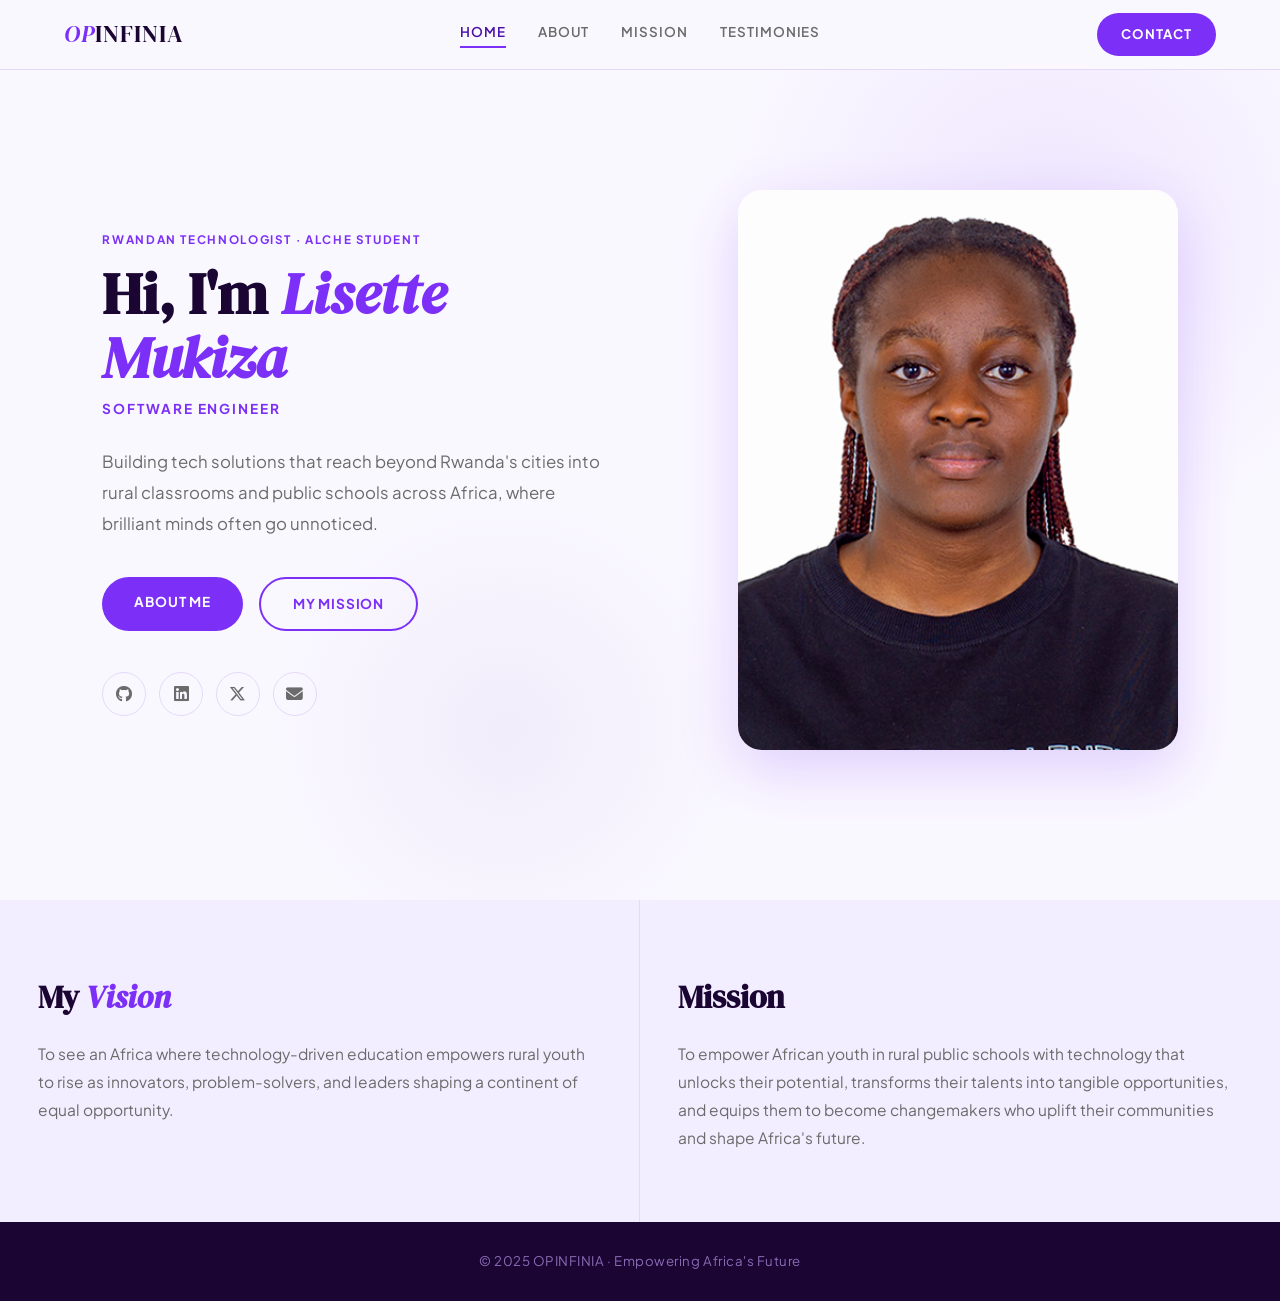
<file: index.html>
<!DOCTYPE html>
<html lang="en">
<head>
  <meta charset="UTF-8">
  <meta name="viewport" content="width=device-width, initial-scale=1.0">
  <meta name="description" content="Lisette Mukiza Rwandan technologist building digital solutions for Africa's rural schools.">
  <link rel="stylesheet" href="styles/style.css">
  <link rel="stylesheet" href="https://cdnjs.cloudflare.com/ajax/libs/font-awesome/6.5.0/css/all.min.css">
  <title>OPINFINIA-Empowering Africa's Future</title>
</head>
<body>

  <!-- ══ HEADER ══ -->
  <header id="header">
    <a href="index.html" class="logo"><span class="text">OP</span>INFINIA</a>
    <nav class="navigation" id="nav">
      <a href="index.html" class="active">Home</a>
      <a href="About.html">About</a>
      <a href="mission.html">Mission</a>
      <a href="testimonies.html">Testimonies</a>
    </nav>
    <a href="contact.html" class="btn-test">Contact</a>
    <button class="hamburger" id="hamburger" aria-label="Toggle menu">
      <span></span><span></span><span></span>
    </button>
  </header>

  <!-- ══ HERO ══ -->
  <div class="home-outer">
  <section class="home">
    <div class="content fade-in">
      <span class="section-label">Rwandan Technologist · ALCHE Student</span>
      <h2>Hi, I'm <span>Lisette<br>Mukiza</span></h2>
      <h4>Software Engineer</h4>
      <p>Building tech solutions that reach beyond Rwanda's cities into rural classrooms and public schools across Africa, where brilliant minds often go unnoticed.</p>

      <div class="btn-group">
        <a href="About.html">About me</a>
        <a href="mission.html">My Mission</a>
      </div>

      <div class="social-icons">
        <a href="https://github.com/lisette-lachiever" target="_blank" aria-label="GitHub"><i class="fa-brands fa-github"></i></a>
        <a href="https://www.linkedin.com/in/lisette-mukiza/" target="_blank" aria-label="LinkedIn"><i class="fa-brands fa-linkedin"></i></a>
        <a href="https://x.com/Li0898844116" target="_blank" aria-label="X / Twitter"><i class="fa-brands fa-x-twitter"></i></a>
        <a href="mailto:mukizalisette@gmail.com" aria-label="Email"><i class="fa-solid fa-envelope"></i></a>
      </div>
    </div>

    <div class="image fade-in" style="animation-delay:0.2s">
      <img src="assests/lisette.jpg" alt="Lisette Mukiza">
    </div>
  </section>
  </div>

  <!-- ══ VISION & MISSION ══ -->
  <section class="mission-vision">
    <div class="box reveal">
      <h2>My <span class="text">Vision</span></h2>
      <p>To see an Africa where technology-driven education empowers rural youth to rise as innovators, problem-solvers, and leaders shaping a continent of equal opportunity.</p>
    </div>
    <div class="box reveal">
      <h2>Mission</h2>
      <p>To empower African youth in rural public schools with technology that unlocks their potential, transforms their talents into tangible opportunities, and equips them to become changemakers who uplift their communities and shape Africa's future.</p>
    </div>
  </section>

  <!-- ══ FOOTER ══ -->
  <footer>
    <p>© 2025 OPINFINIA · <span class="gold">Empowering Africa's Future</span></p>
  </footer>

  <script>
    // Header scroll effect
    const header = document.getElementById('header');
    window.addEventListener('scroll', () => {
      header.classList.toggle('scrolled', window.scrollY > 20);
    });

    // Hamburger menu
    const hamburger = document.getElementById('hamburger');
    const nav = document.getElementById('nav');
    hamburger.addEventListener('click', () => {
      hamburger.classList.toggle('open');
      nav.classList.toggle('open');
    });

    // Reveal on scroll
    const reveals = document.querySelectorAll('.reveal');
    const observer = new IntersectionObserver((entries) => {
      entries.forEach(e => { if (e.isIntersecting) { e.target.classList.add('visible'); } });
    }, { threshold: 0.15 });
    reveals.forEach(el => observer.observe(el));
  </script>

</body>
</html>
</file>
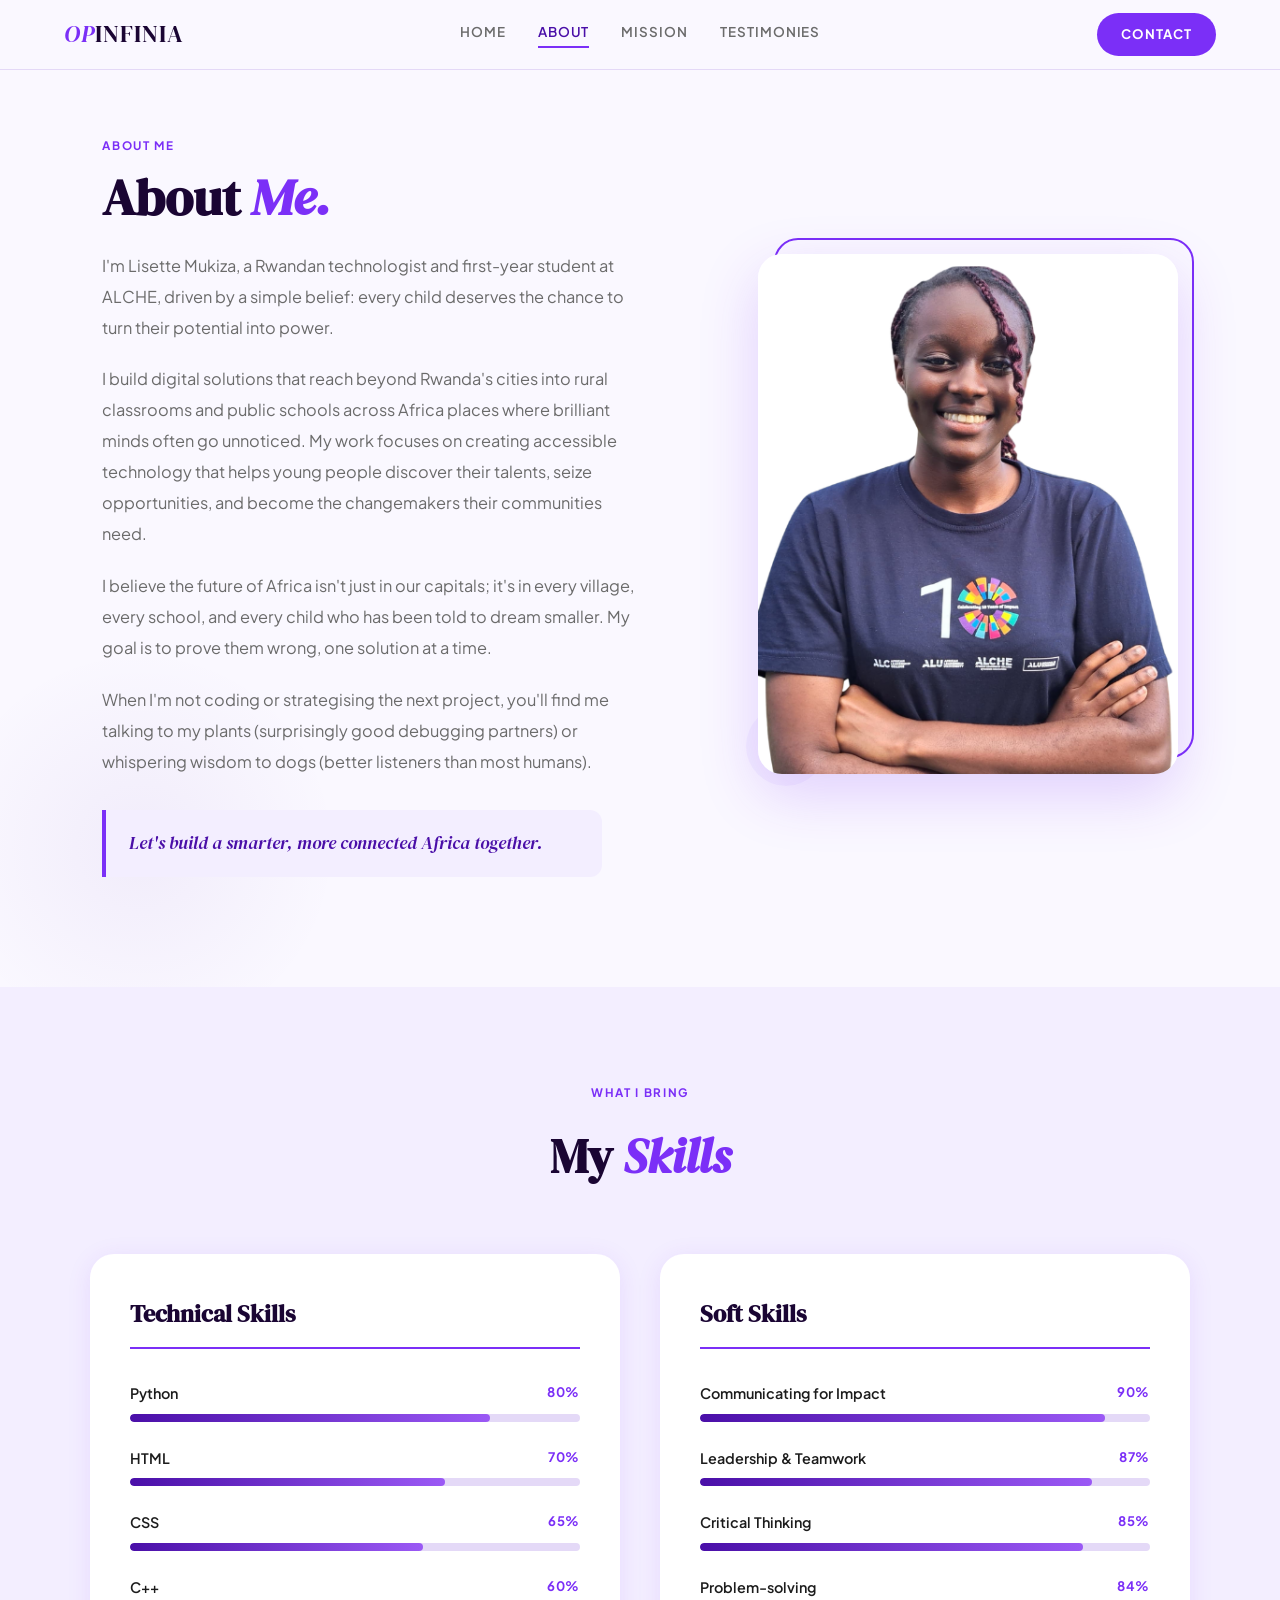
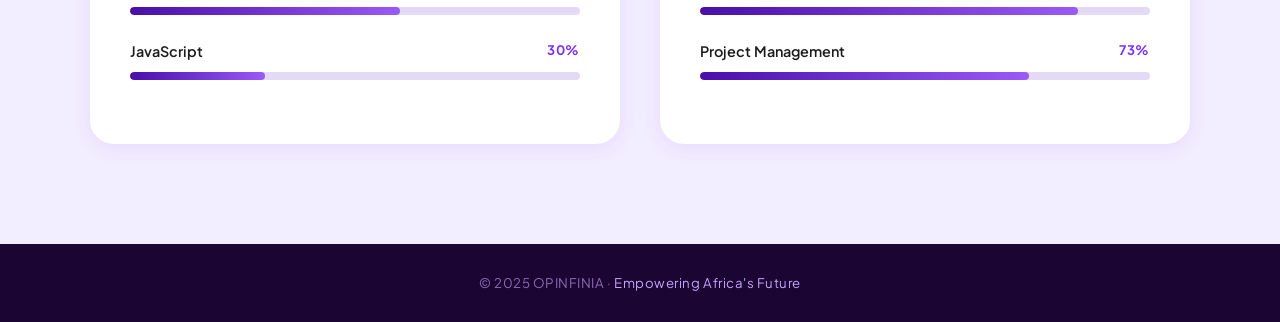
<file: About.html>
<!DOCTYPE html>
<html lang="en">
<head>
  <meta charset="UTF-8">
  <meta name="viewport" content="width=device-width, initial-scale=1.0">
  <link rel="stylesheet" href="styles/style.css">
  <link rel="stylesheet" href="styles/about.css">
  <link rel="stylesheet" href="https://cdnjs.cloudflare.com/ajax/libs/font-awesome/6.5.0/css/all.min.css">
  <title>About-OPINFINIA</title>
</head>
<body>

  <header id="header">
    <a href="index.html" class="logo"><span class="text">OP</span>INFINIA</a>
    <nav class="navigation" id="nav">
      <a href="index.html">Home</a>
      <a href="About.html" class="active">About</a>
      <a href="mission.html">Mission</a>
      <a href="testimonies.html">Testimonies</a>
    </nav>
    <a href="contact.html" class="btn-test">Contact</a>
    <button class="hamburger" id="hamburger" aria-label="Toggle menu">
      <span></span><span></span><span></span>
    </button>
  </header>

  <!-- Bio + Image -->
  <div class="about-hero-outer">
  <section class="about-hero">
    <div class="about-content fade-in">
      <span class="section-label">About Me</span>
      <h2>About <span>Me.</span></h2>
      <p>I'm Lisette Mukiza, a Rwandan technologist and first-year student at ALCHE, driven by a simple belief: every child deserves the chance to turn their potential into power.</p>
      <p>I build digital solutions that reach beyond Rwanda's cities into rural classrooms and public schools across Africa places where brilliant minds often go unnoticed. My work focuses on creating accessible technology that helps young people discover their talents, seize opportunities, and become the changemakers their communities need.</p>
      <p>I believe the future of Africa isn't just in our capitals; it's in every village, every school, and every child who has been told to dream smaller. My goal is to prove them wrong, one solution at a time.</p>
      <p>When I'm not coding or strategising the next project, you'll find me talking to my plants (surprisingly good debugging partners) or whispering wisdom to dogs (better listeners than most humans).</p>
      <p class="tagline">Let's build a smarter, more connected Africa together.</p>
    </div>

    <div class="image-about fade-in" style="animation-delay:0.2s">
      <img src="assests/Lisette3.png" alt="Lisette Mukiza">
    </div>
  </section>
  </div>

  <!-- Skills -->
  <section class="skills-section-wrapper">
    <div class="section-header reveal">
      <span class="section-label">What I Bring</span>
      <h1>My <span>Skills</span></h1>
    </div>

    <div class="skills-grid">
      <div class="skills-section reveal">
        <h2>Technical Skills</h2>

        <div class="skill-item">
          <div class="skill-header"><span class="skill-name">Python</span><span class="skill-percentage">80%</span></div>
          <div class="skill-bar-container"><div class="skill-bar" data-width="80"></div></div>
        </div>
        <div class="skill-item">
          <div class="skill-header"><span class="skill-name">HTML</span><span class="skill-percentage">70%</span></div>
          <div class="skill-bar-container"><div class="skill-bar" data-width="70"></div></div>
        </div>
        <div class="skill-item">
          <div class="skill-header"><span class="skill-name">CSS</span><span class="skill-percentage">65%</span></div>
          <div class="skill-bar-container"><div class="skill-bar" data-width="65"></div></div>
        </div>
        <div class="skill-item">
          <div class="skill-header"><span class="skill-name">C++</span><span class="skill-percentage">60%</span></div>
          <div class="skill-bar-container"><div class="skill-bar" data-width="60"></div></div>
        </div>
        <div class="skill-item">
          <div class="skill-header"><span class="skill-name">JavaScript</span><span class="skill-percentage">30%</span></div>
          <div class="skill-bar-container"><div class="skill-bar" data-width="30"></div></div>
        </div>
      </div>

      <div class="skills-section reveal" style="transition-delay:0.15s">
        <h2>Soft Skills</h2>

        <div class="skill-item">
          <div class="skill-header"><span class="skill-name">Communicating for Impact</span><span class="skill-percentage">90%</span></div>
          <div class="skill-bar-container"><div class="skill-bar" data-width="90"></div></div>
        </div>
        <div class="skill-item">
          <div class="skill-header"><span class="skill-name">Leadership &amp; Teamwork</span><span class="skill-percentage">87%</span></div>
          <div class="skill-bar-container"><div class="skill-bar" data-width="87"></div></div>
        </div>
        <div class="skill-item">
          <div class="skill-header"><span class="skill-name">Critical Thinking</span><span class="skill-percentage">85%</span></div>
          <div class="skill-bar-container"><div class="skill-bar" data-width="85"></div></div>
        </div>
        <div class="skill-item">
          <div class="skill-header"><span class="skill-name">Problem-solving</span><span class="skill-percentage">84%</span></div>
          <div class="skill-bar-container"><div class="skill-bar" data-width="84"></div></div>
        </div>
        <div class="skill-item">
          <div class="skill-header"><span class="skill-name">Project Management</span><span class="skill-percentage">73%</span></div>
          <div class="skill-bar-container"><div class="skill-bar" data-width="73"></div></div>
        </div>
      </div>
    </div>
  </section>

  <footer>
    <p>© 2025 OPINFINIA · <span class="accent">Empowering Africa's Future</span></p>
  </footer>

  <script>
    const header = document.getElementById('header');
    window.addEventListener('scroll', () => header.classList.toggle('scrolled', window.scrollY > 20));

    const hamburger = document.getElementById('hamburger');
    const nav = document.getElementById('nav');
    hamburger.addEventListener('click', () => {
      hamburger.classList.toggle('open');
      nav.classList.toggle('open');
    });

    const reveals = document.querySelectorAll('.reveal');
    const observer = new IntersectionObserver((entries) => {
      entries.forEach(e => {
        if (e.isIntersecting) {
          e.target.classList.add('visible');
          e.target.querySelectorAll('.skill-bar').forEach(bar => {
            bar.style.width = bar.dataset.width + '%';
          });
        }
      });
    }, { threshold: 0.15 });
    reveals.forEach(el => observer.observe(el));
  </script>

</body>
</html>
</file>
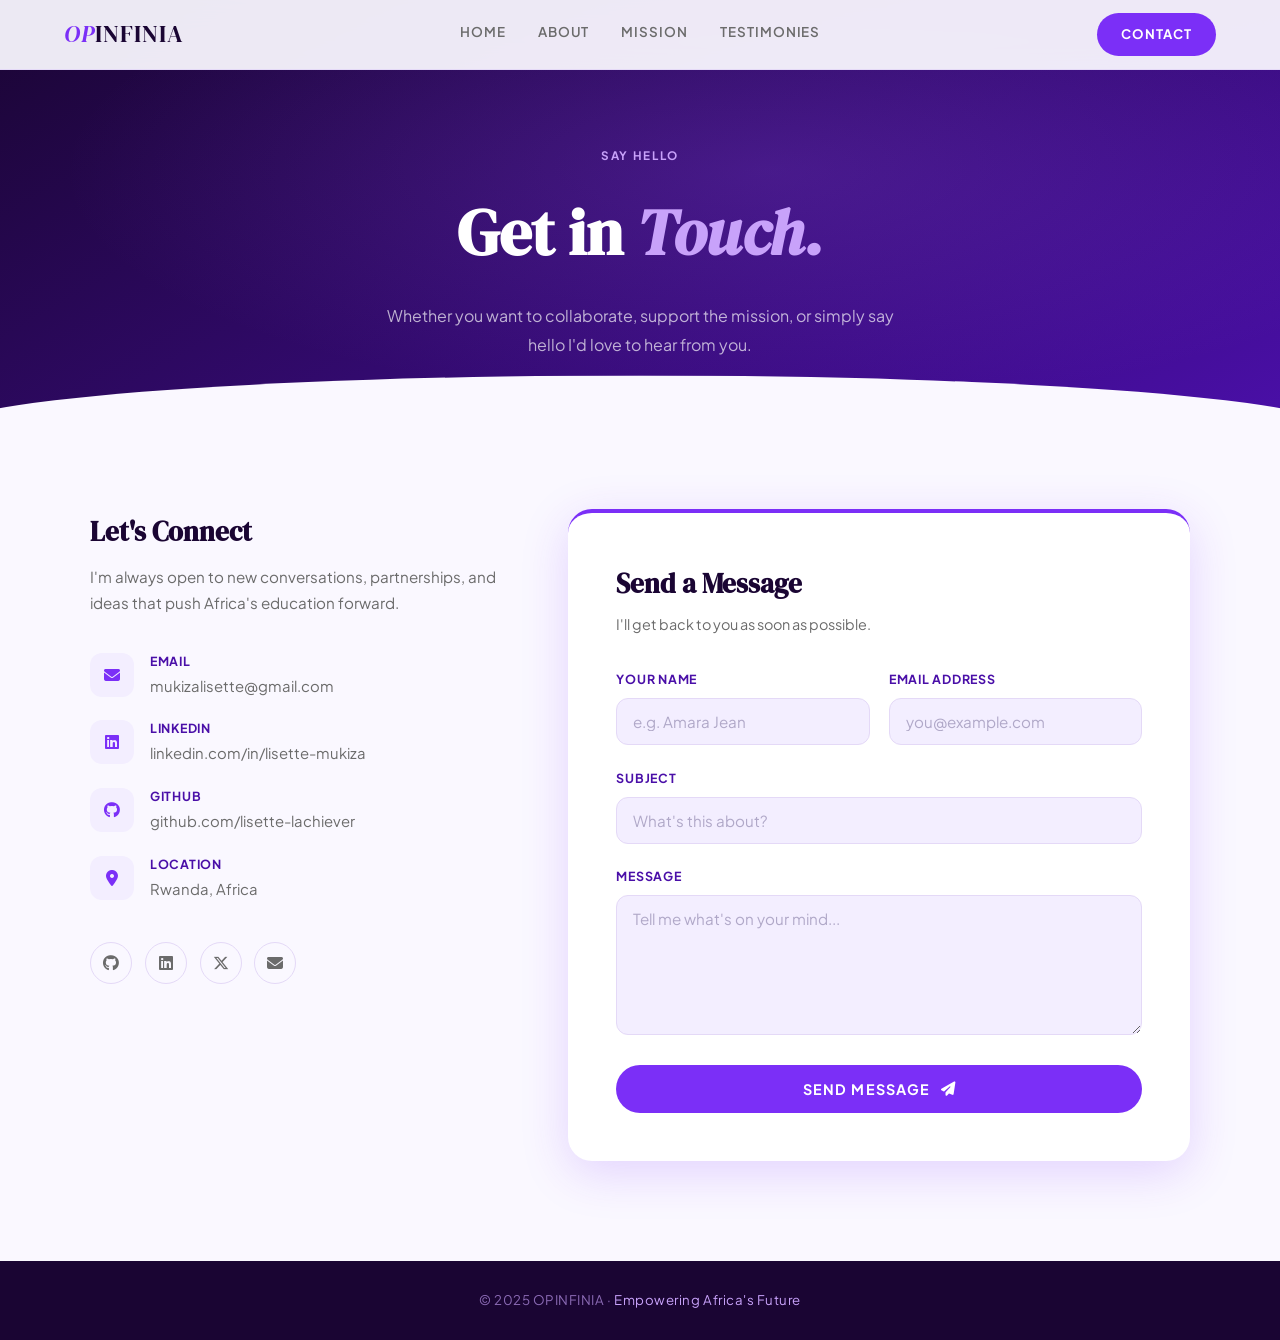
<file: contact.html>
<!DOCTYPE html>
<html lang="en">
<head>
  <meta charset="UTF-8">
  <meta name="viewport" content="width=device-width, initial-scale=1.0">
  <meta name="description" content="Get in touch with Lisette Mukiza OPINFINIA.">
  <link rel="stylesheet" href="styles/style.css">
  <link rel="stylesheet" href="styles/contact.css">
  <link rel="stylesheet" href="https://cdnjs.cloudflare.com/ajax/libs/font-awesome/6.5.0/css/all.min.css">
  <title>Contact-OPINFINIA</title>
</head>
<body>

  <!-- HEADER -->
  <header id="header">
    <a href="index.html" class="logo"><span class="text">OP</span>INFINIA</a>
    <nav class="navigation" id="nav">
      <a href="index.html">Home</a>
      <a href="About.html">About</a>
      <a href="mission.html">Mission</a>
      <a href="testimonies.html">Testimonies</a>
    </nav>
    <a href="contact.html" class="btn-test">Contact</a>
    <button class="hamburger" id="hamburger" aria-label="Toggle menu">
      <span></span><span></span><span></span>
    </button>
  </header>

  <!-- HERO BANNER -->
  <section class="contact-hero">
    <span class="section-label fade-in">Say Hello</span>
    <h1 class="fade-in">Get in <span>Touch.</span></h1>
    <p class="fade-in">Whether you want to collaborate, support the mission, or simply say hello I'd love to hear from you.</p>
  </section>

  <!-- CONTACT BODY -->
  <section class="contact-body">
    <div class="contact-grid">

      <!-- Left: info -->
      <div class="contact-info reveal">
        <h2>Let's Connect</h2>
        <p class="info-sub">I'm always open to new conversations, partnerships, and ideas that push Africa's education forward.</p>

        <div class="contact-details">
          <div class="contact-detail-item">
            <div class="icon"><i class="fa-solid fa-envelope"></i></div>
            <div>
              <strong>Email</strong>
              <span>mukizalisette@gmail.com</span>
            </div>
          </div>
          <div class="contact-detail-item">
            <div class="icon"><i class="fa-brands fa-linkedin"></i></div>
            <div>
              <strong>LinkedIn</strong>
              <span>linkedin.com/in/lisette-mukiza</span>
            </div>
          </div>
          <div class="contact-detail-item">
            <div class="icon"><i class="fa-brands fa-github"></i></div>
            <div>
              <strong>GitHub</strong>
              <span>github.com/lisette-lachiever</span>
            </div>
          </div>
          <div class="contact-detail-item">
            <div class="icon"><i class="fa-solid fa-location-dot"></i></div>
            <div>
              <strong>Location</strong>
              <span>Rwanda, Africa</span>
            </div>
          </div>
        </div>

        <div class="contact-socials">
          <a href="https://github.com/lisette-lachiever" target="_blank" aria-label="GitHub"><i class="fa-brands fa-github"></i></a>
          <a href="https://www.linkedin.com/in/lisette-mukiza/" target="_blank" aria-label="LinkedIn"><i class="fa-brands fa-linkedin"></i></a>
          <a href="https://x.com/Li0898844116" target="_blank" aria-label="X / Twitter"><i class="fa-brands fa-x-twitter"></i></a>
          <a href="mailto:mukizalisette@gmail.com" aria-label="Email"><i class="fa-solid fa-envelope"></i></a>
        </div>
      </div>

      <!-- Right: form -->
      <div class="contact-form-wrap reveal" style="transition-delay:0.15s">
        <h2>Send a Message</h2>
        <p class="form-sub">I'll get back to you as soon as possible.</p>

        <form action="https://api.web3forms.com/submit" method="POST">
          <input type="hidden" name="access_key" value="0f71bebe-8876-4630-a1c9-2e045914669f">

          <div class="form-row">
            <div class="form-group">
              <label for="name">Your Name</label>
              <input type="text" id="name" name="name" placeholder="e.g. Amara Jean" class="contact-inputs" required>
            </div>
            <div class="form-group">
              <label for="email">Email Address</label>
              <input type="email" id="email" name="email" placeholder="you@example.com" class="contact-inputs" required>
            </div>
          </div>

          <div class="form-group">
            <label for="subject">Subject</label>
            <input type="text" id="subject" name="subject" placeholder="What's this about?" class="contact-inputs">
          </div>

          <div class="form-group">
            <label for="message">Message</label>
            <textarea id="message" name="message" placeholder="Tell me what's on your mind..." class="contact-inputs" required></textarea>
          </div>

          <button type="submit" class="submit-btn">
            Send Message <i class="fa-solid fa-paper-plane"></i>
          </button>
        </form>
      </div>

    </div>
  </section>

  <!-- FOOTER -->
  <footer>
    <p>© 2025 OPINFINIA · <span class="accent">Empowering Africa's Future</span></p>
  </footer>

  <script>
    const header = document.getElementById('header');
    window.addEventListener('scroll', () => header.classList.toggle('scrolled', window.scrollY > 20));

    const hamburger = document.getElementById('hamburger');
    const nav = document.getElementById('nav');
    hamburger.addEventListener('click', () => {
      hamburger.classList.toggle('open');
      nav.classList.toggle('open');
    });

    const reveals = document.querySelectorAll('.reveal');
    const observer = new IntersectionObserver((entries) => {
      entries.forEach(e => { if (e.isIntersecting) e.target.classList.add('visible'); });
    }, { threshold: 0.12 });
    reveals.forEach(el => observer.observe(el));
  </script>

</body>
</html>
</file>
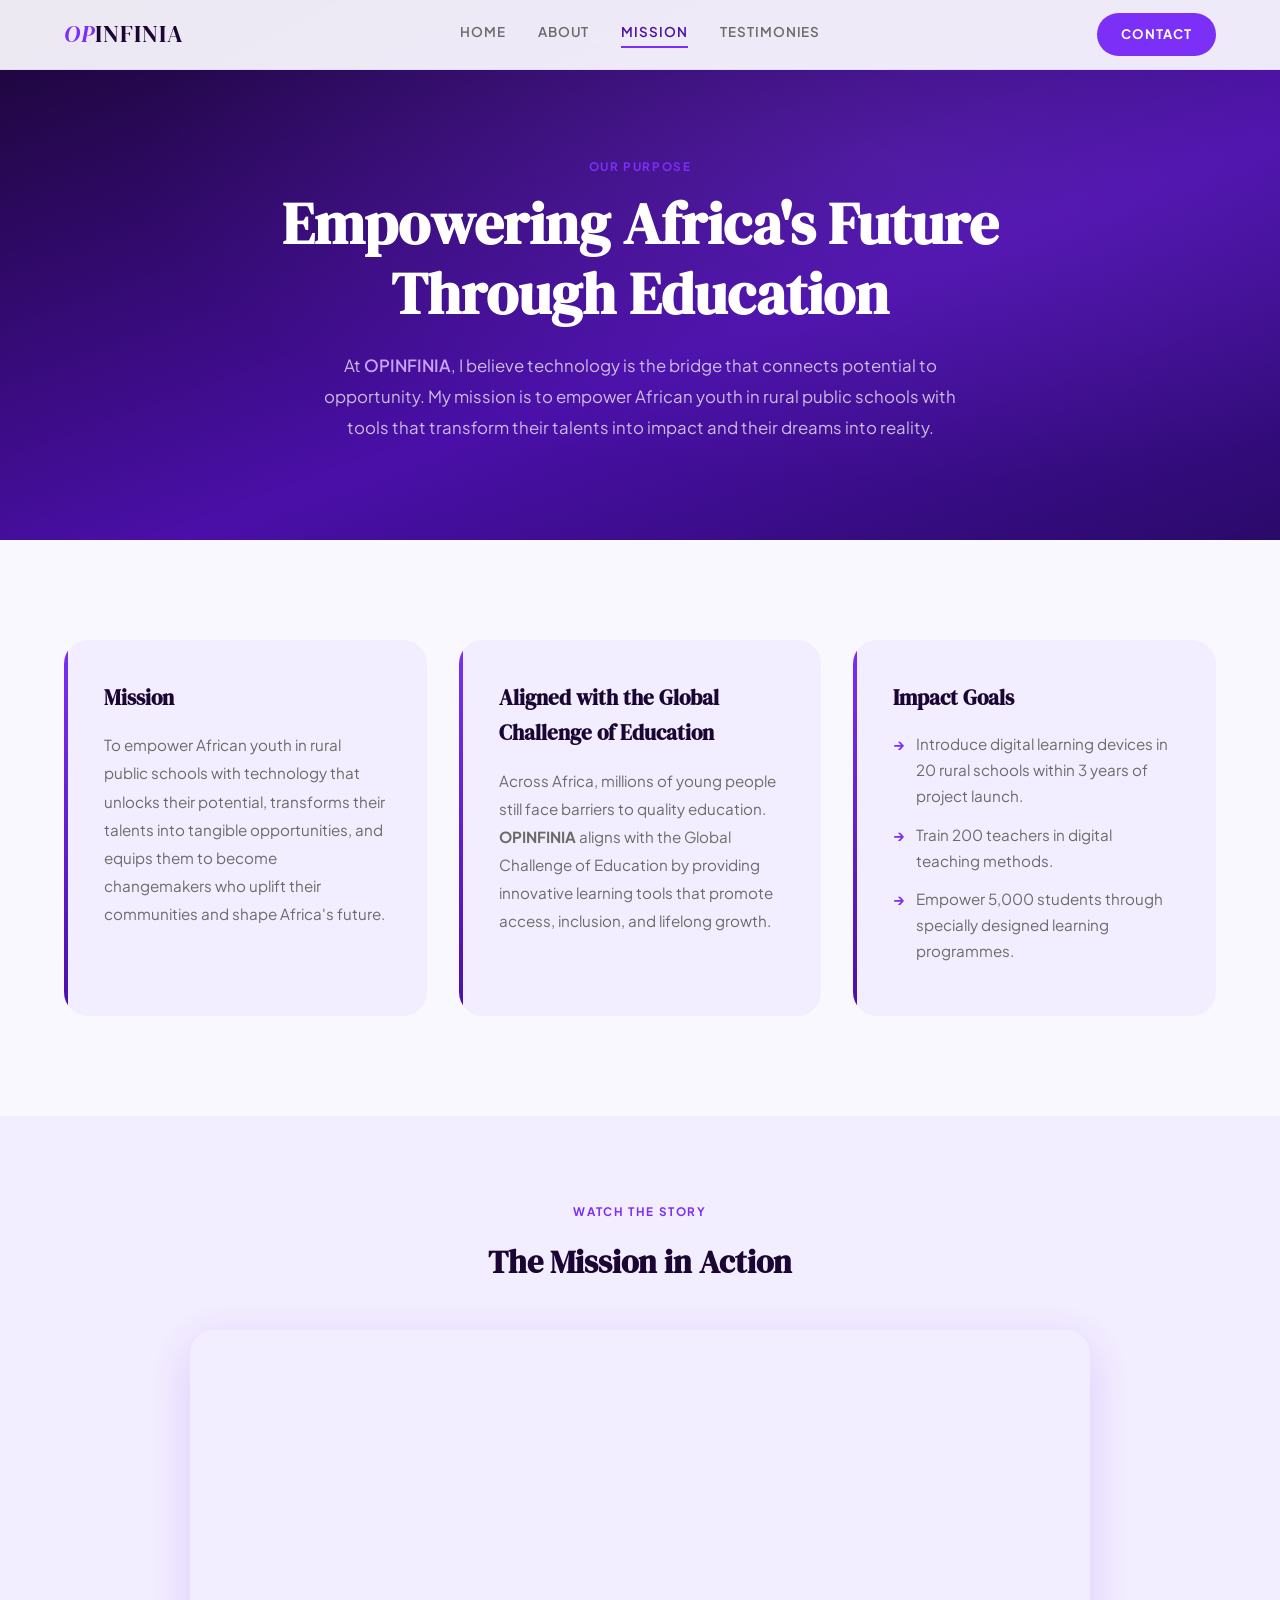
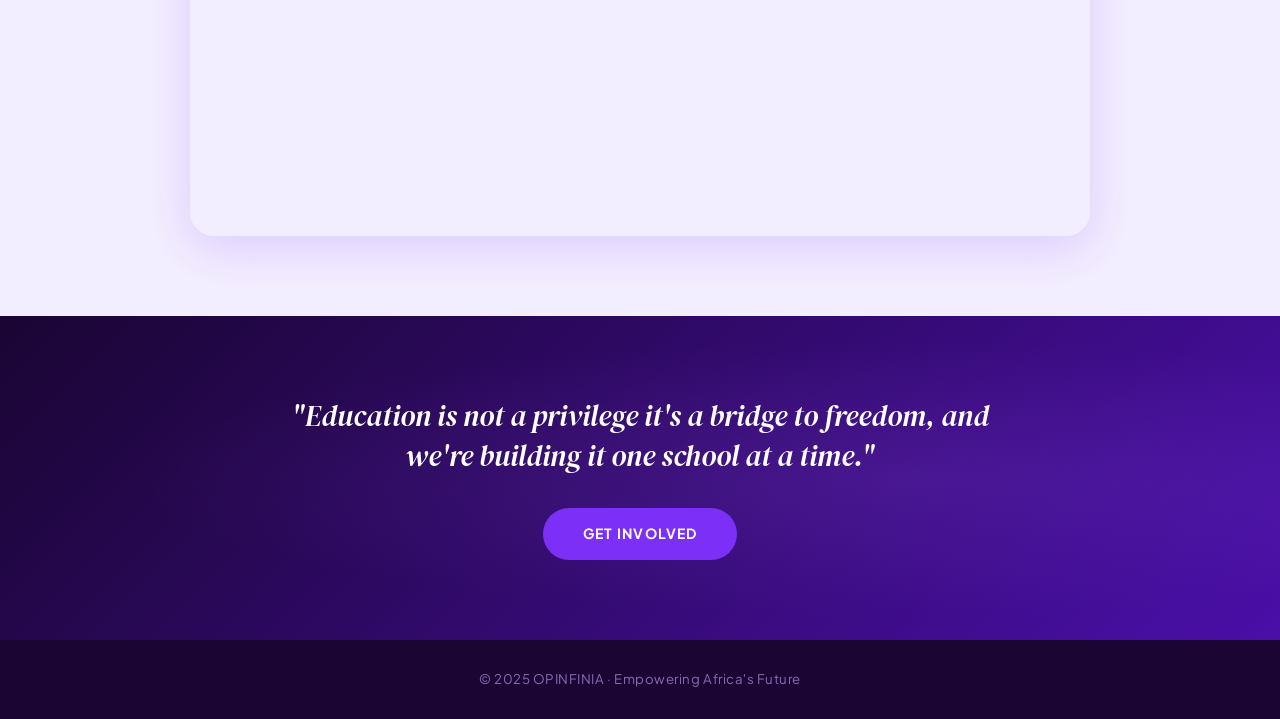
<file: mission.html>
<!DOCTYPE html>
<html lang="en">
<head>
  <meta charset="UTF-8">
  <meta name="viewport" content="width=device-width, initial-scale=1.0">
  <meta name="description" content="OPINFINIA Mission Empowering Africa's youth through education and technology.">
  <link rel="stylesheet" href="styles/style.css">
  <link rel="stylesheet" href="styles/mission.css">
  <link rel="stylesheet" href="https://cdnjs.cloudflare.com/ajax/libs/font-awesome/6.5.0/css/all.min.css">
  <title>Mission-OPINFINIA</title>
</head>
<body>

  <!-- ══ HEADER ══ -->
  <header id="header">
    <a href="index.html" class="logo"><span class="text">OP</span>INFINIA</a>
    <nav class="navigation" id="nav">
      <a href="index.html">Home</a>
      <a href="About.html">About</a>
      <a href="mission.html" class="active">Mission</a>
      <a href="testimonies.html">Testimonies</a>
    </nav>
    <a href="contact.html" class="btn-test">Contact</a>
    <button class="hamburger" id="hamburger" aria-label="Toggle menu">
      <span></span><span></span><span></span>
    </button>
  </header>

  <!-- ══ HERO ══ -->
  <section class="mission-hero">
    <span class="section-label fade-in">Our Purpose</span>
    <h1 class="fade-in">Empowering Africa's Future<br>Through Education</h1>
    <p class="fade-in">At <span class="text">OPINFINIA</span>, I believe technology is the bridge that connects potential to opportunity. My mission is to empower African youth in rural public schools with tools that transform their talents into impact and their dreams into reality.</p>
  </section>

  <!-- ══ MISSION BOXES ══ -->
  <section class="mission-details">
    <div class="mission-boxes">
      <div class="mission-box reveal">
        <h2>Mission</h2>
        <p>To empower African youth in rural public schools with technology that unlocks their potential, transforms their talents into tangible opportunities, and equips them to become changemakers who uplift their communities and shape Africa's future.</p>
      </div>

      <div class="mission-box reveal" style="transition-delay:0.15s">
        <h2>Aligned with the Global Challenge of Education</h2>
        <p>Across Africa, millions of young people still face barriers to quality education. <strong>OPINFINIA</strong> aligns with the Global Challenge of Education by providing innovative learning tools that promote access, inclusion, and lifelong growth.</p>
      </div>

      <div class="mission-box reveal" style="transition-delay:0.28s">
        <h2>Impact Goals</h2>
        <ul>
          <li>Introduce digital learning devices in 20 rural schools within 3 years of project launch.</li>
          <li>Train 200 teachers in digital teaching methods.</li>
          <li>Empower 5,000 students through specially designed learning programmes.</li>
        </ul>
      </div>
    </div>
  </section>

  <!-- ══ VIDEO ══ -->
  <section class="visual-section">
    <span class="section-label">Watch the Story</span>
    <h2 class="reveal">The Mission in Action</h2>
    <div class="video-frame reveal">
      <iframe
        src="https://www.youtube.com/embed/HQ-SxFq3jbA"
        title="Lisette Personal mission video story"
        allow="accelerometer; autoplay; clipboard-write; encrypted-media; gyroscope; picture-in-picture; web-share"
        referrerpolicy="strict-origin-when-cross-origin"
        allowfullscreen>
      </iframe>
    </div>
  </section>

  <!-- ══ CTA ══ -->
  <section class="cta">
    <p>"Education is not a privilege it's a bridge to freedom, and we're building it one school at a time."</p>
    <a href="contact.html" class="btn">Get Involved</a>
  </section>

  <!-- ══ FOOTER ══ -->
  <footer>
    <p>© 2025 OPINFINIA · <span class="gold">Empowering Africa's Future</span></p>
  </footer>

  <script>
    const header = document.getElementById('header');
    window.addEventListener('scroll', () => {
      header.classList.toggle('scrolled', window.scrollY > 20);
    });

    const hamburger = document.getElementById('hamburger');
    const nav = document.getElementById('nav');
    hamburger.addEventListener('click', () => {
      hamburger.classList.toggle('open');
      nav.classList.toggle('open');
    });

    const reveals = document.querySelectorAll('.reveal');
    const observer = new IntersectionObserver((entries) => {
      entries.forEach(e => { if (e.isIntersecting) e.target.classList.add('visible'); });
    }, { threshold: 0.12 });
    reveals.forEach(el => observer.observe(el));
  </script>

</body>
</html>
</file>
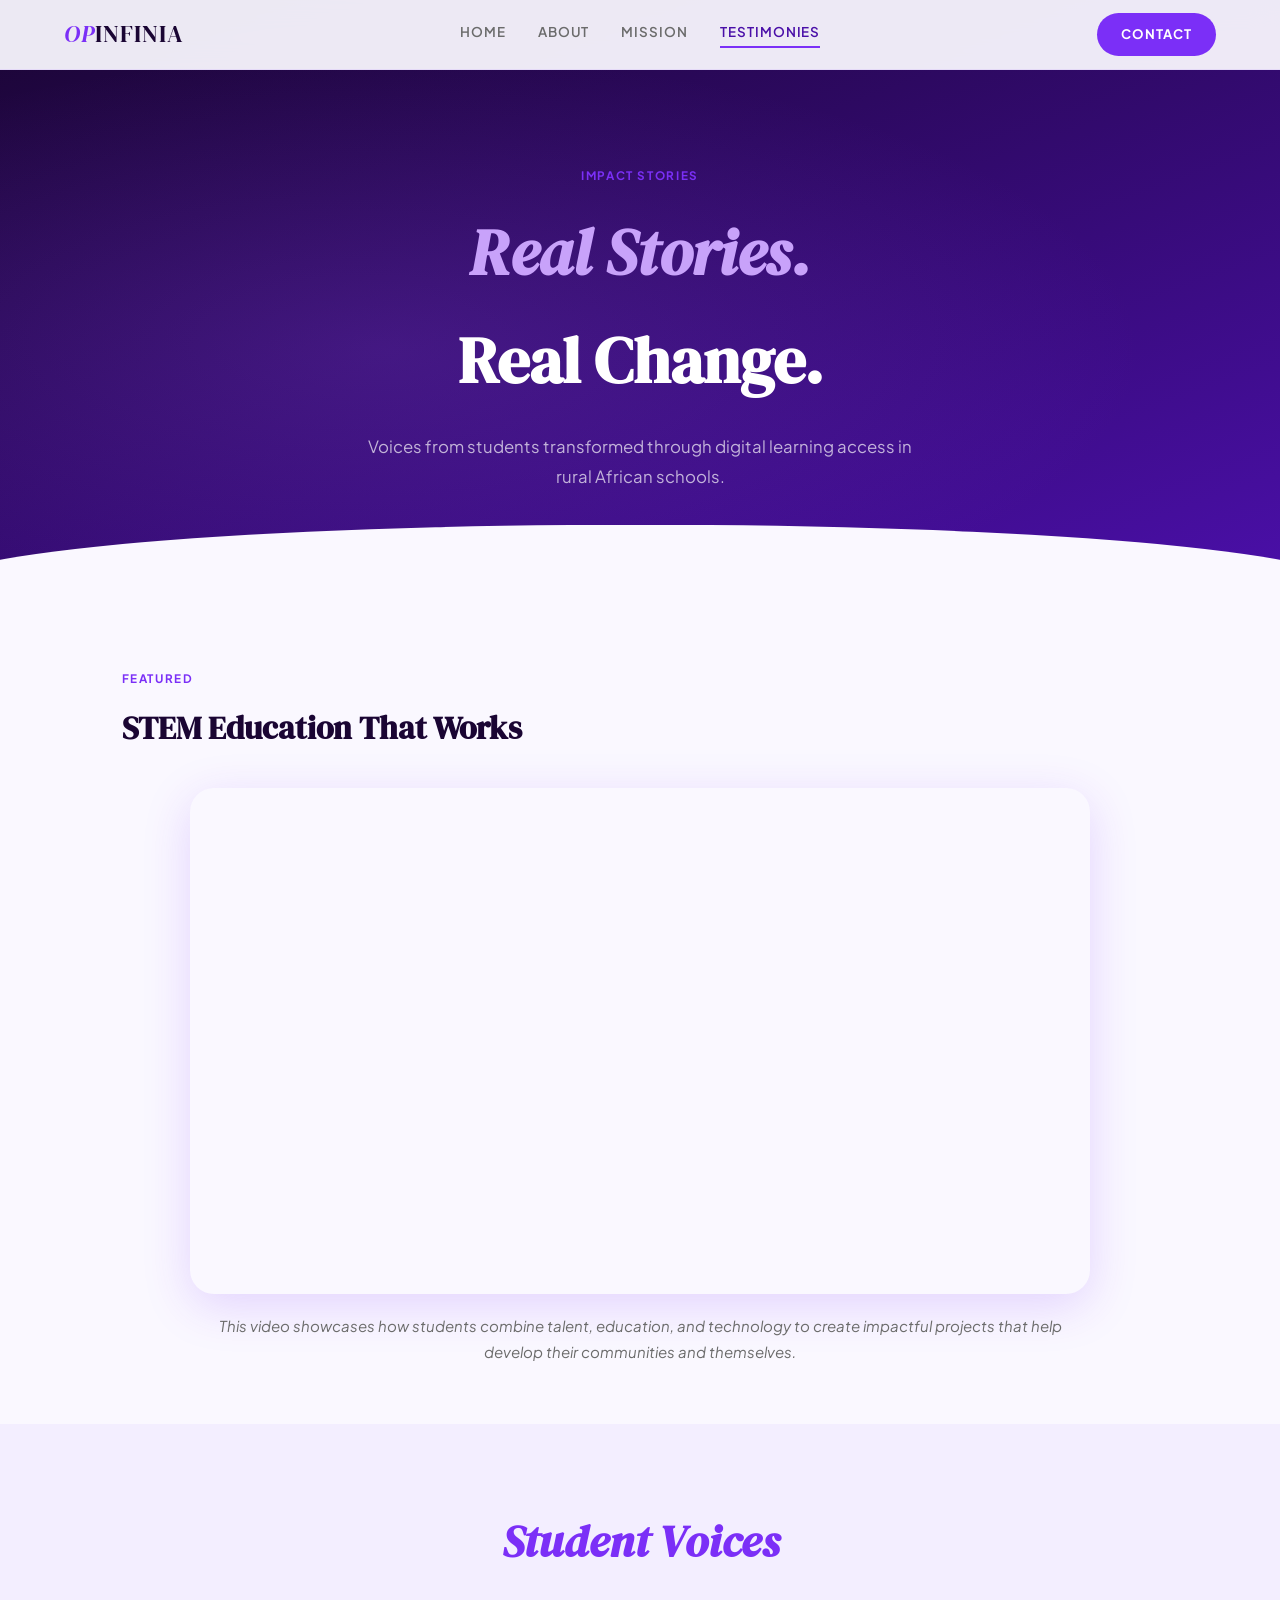
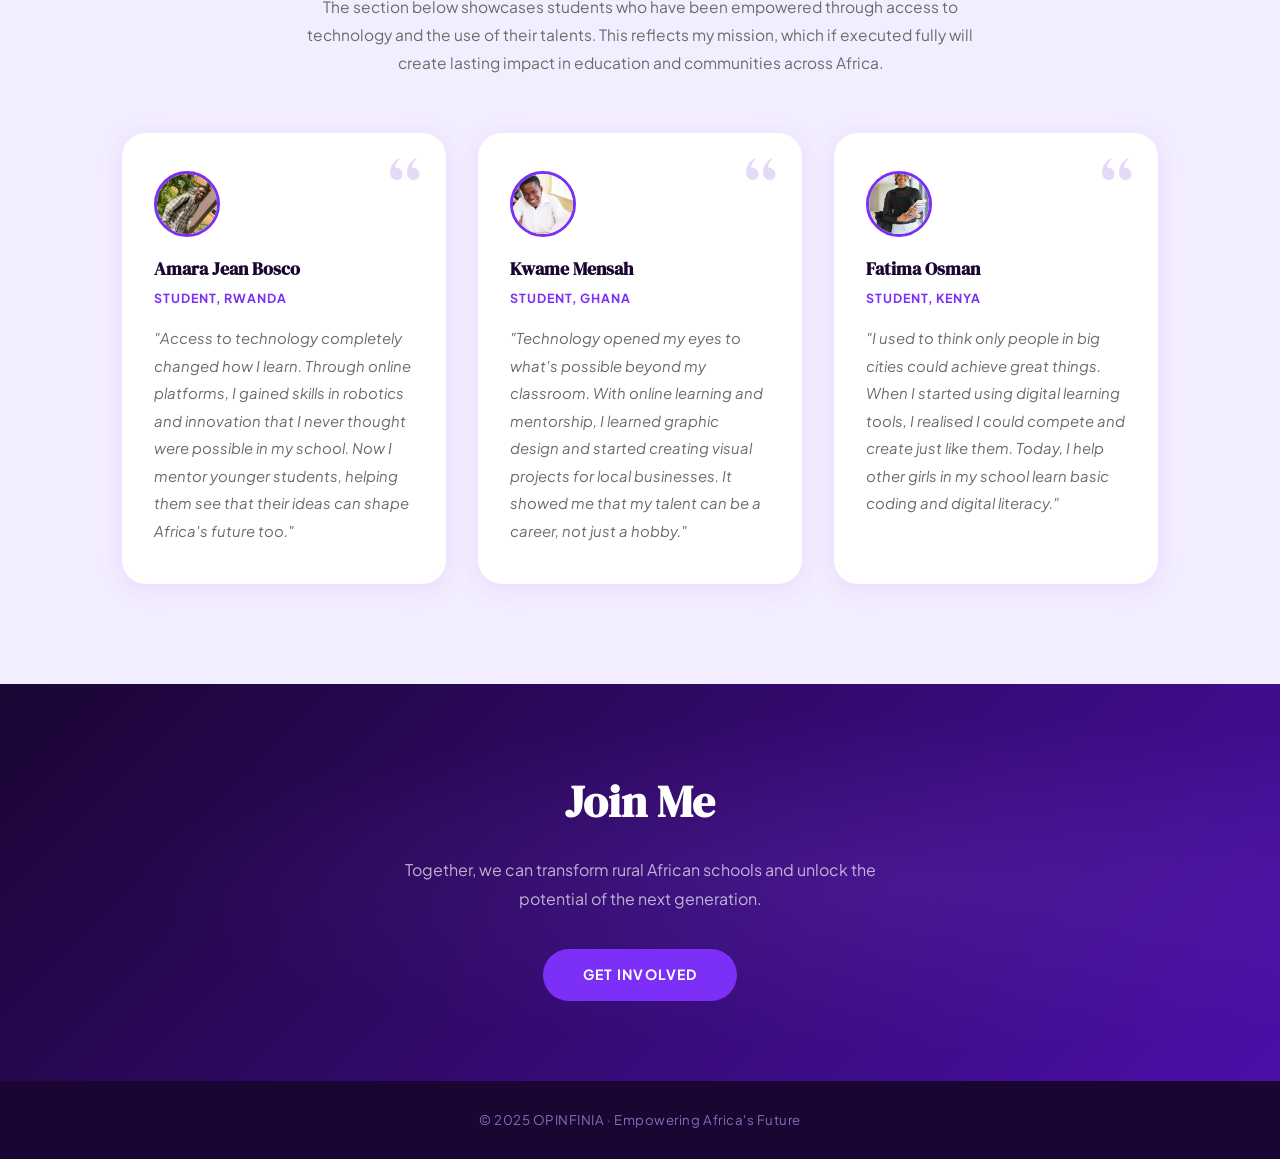
<file: testimonies.html>
<!DOCTYPE html>
<html lang="en">
<head>
  <meta charset="UTF-8">
  <meta name="viewport" content="width=device-width, initial-scale=1.0">
  <meta name="description" content="Real stories from students transformed through digital learning access in rural African schools.">
  <link rel="stylesheet" href="styles/style.css">
  <link rel="stylesheet" href="styles/testimonies.css">
  <link rel="stylesheet" href="https://cdnjs.cloudflare.com/ajax/libs/font-awesome/6.5.0/css/all.min.css">
  <title>Testimonies-OPINFINIA</title>
</head>
<body>

  <!-- ══ HEADER ══ -->
  <header id="header">
    <a href="index.html" class="logo"><span class="text">OP</span>INFINIA</a>
    <nav class="navigation" id="nav">
      <a href="index.html">Home</a>
      <a href="About.html">About</a>
      <a href="mission.html">Mission</a>
      <a href="testimonies.html" class="active">Testimonies</a>
    </nav>
    <a href="contact.html" class="btn-test">Contact</a>
    <button class="hamburger" id="hamburger" aria-label="Toggle menu">
      <span></span><span></span><span></span>
    </button>
  </header>

  <!-- ══ HERO ══ -->
  <section class="testimonies-hero">
    <span class="section-label fade-in">Impact Stories</span>
    <h1 class="fade-in"><span>Real Stories.</span><br>Real Change.</h1>
    <p class="subtitle fade-in">Voices from students transformed through digital learning access in rural African schools.</p>
  </section>

  <!-- ══ FEATURED VIDEO ══ -->
  <section class="featured-video">
    <div class="container">
      <span class="section-label">Featured</span>
      <h2 class="reveal">STEM Education That Works</h2>
      <div class="video-wrapper reveal">
        <div class="video-placeholder">
          <iframe
            src="https://www.youtube.com/embed/OEjclry-bWE"
            title="STEM Education That Works: Talent Code Africa At Grace School"
            allow="accelerometer; autoplay; clipboard-write; encrypted-media; gyroscope; picture-in-picture; web-share"
            referrerpolicy="strict-origin-when-cross-origin"
            allowfullscreen>
          </iframe>
        </div>
        <p class="video-caption">This video showcases how students combine talent, education, and technology to create impactful projects that help develop their communities and themselves.</p>
      </div>
    </div>
  </section>

  <!-- ══ STUDENT VOICES ══ -->
  <section class="testimonials">
    <div class="container">
      <h2 class="section-title reveal"><span>Student Voices</span></h2>
      <p class="voice reveal">The section below showcases students who have been empowered through access to technology and the use of their talents. This reflects my mission, which if executed fully will create lasting impact in education and communities across Africa.</p>

      <div class="testimonial-grid">

        <div class="testimonial-card reveal">
          <div class="profile-image">
            <img src="assests/Amara.jpg" alt="Amara Jean Bosco">
          </div>
          <h3>Amara Jean Bosco</h3>
          <p class="role">Student, Rwanda</p>
          <p class="quote">"Access to technology completely changed how I learn. Through online platforms, I gained skills in robotics and innovation that I never thought were possible in my school. Now I mentor younger students, helping them see that their ideas can shape Africa's future too."</p>
        </div>

        <div class="testimonial-card reveal" style="transition-delay:0.15s">
          <div class="profile-image">
            <img src="assests/Kwame.png" alt="Kwame Mensah">
          </div>
          <h3>Kwame Mensah</h3>
          <p class="role">Student, Ghana</p>
          <p class="quote">"Technology opened my eyes to what's possible beyond my classroom. With online learning and mentorship, I learned graphic design and started creating visual projects for local businesses. It showed me that my talent can be a career, not just a hobby."</p>
        </div>

        <div class="testimonial-card reveal" style="transition-delay:0.28s">
          <div class="profile-image">
            <img src="assests/Fatima.jpeg" alt="Fatima Osman">
          </div>
          <h3>Fatima Osman</h3>
          <p class="role">Student, Kenya</p>
          <p class="quote">"I used to think only people in big cities could achieve great things. When I started using digital learning tools, I realised I could compete and create just like them. Today, I help other girls in my school learn basic coding and digital literacy."</p>
        </div>

      </div>
    </div>
  </section>

  <!-- ══ CTA ══ -->
  <section class="cta-section">
    <div class="container">
      <div class="cta-content reveal">
        <h2>Join Me</h2>
        <p>Together, we can transform rural African schools and unlock the potential of the next generation.</p>
        <a href="contact.html" class="cta-button">Get Involved</a>
      </div>
    </div>
  </section>

  <!-- ══ FOOTER ══ -->
  <footer>
    <p>© 2025 OPINFINIA · <span class="gold">Empowering Africa's Future</span></p>
  </footer>

  <script>
    const header = document.getElementById('header');
    window.addEventListener('scroll', () => {
      header.classList.toggle('scrolled', window.scrollY > 20);
    });

    const hamburger = document.getElementById('hamburger');
    const nav = document.getElementById('nav');
    hamburger.addEventListener('click', () => {
      hamburger.classList.toggle('open');
      nav.classList.toggle('open');
    });

    const reveals = document.querySelectorAll('.reveal');
    const observer = new IntersectionObserver((entries) => {
      entries.forEach(e => { if (e.isIntersecting) e.target.classList.add('visible'); });
    }, { threshold: 0.1 });
    reveals.forEach(el => observer.observe(el));
  </script>

</body>
</html>
</file>
<file: styles/style.css>
/* ============================================================
   OPINFINIA — Global Styles | Purple Theme
   ============================================================ */

@import url('https://fonts.googleapis.com/css2?family=DM+Serif+Display:ital@0;1&family=Plus+Jakarta+Sans:wght@300;400;500;600;700&display=swap');

:root {
  --purple:      #7b2ff7;
  --purple-dark: #4a0fa8;
  --purple-deep: #1a0533;
  --purple-mid:  #9b59f5;
  --purple-lt:   #c8a2fa;
  --purple-bg:   #f3eeff;
  --white:       #ffffff;
  --off-white:   #faf8ff;
  --charcoal:    #1c1c1c;
  --mid-gray:    #6b6b6b;
  --lt-gray:     #e4d9f7;

  --font-display: 'DM Serif Display', Georgia, serif;
  --font-body:    'Plus Jakarta Sans', sans-serif;
  --radius:    12px;
  --radius-lg: 24px;
  --shadow:    0 4px 24px rgba(123,47,247,0.10);
  --shadow-lg: 0 12px 48px rgba(123,47,247,0.18);
  --transition: 0.35s cubic-bezier(0.4,0,0.2,1);
}

*, *::before, *::after { box-sizing: border-box; margin: 0; padding: 0; }
html { scroll-behavior: smooth; }

body {
  font-family: var(--font-body);
  background: var(--off-white);
  color: var(--charcoal);
  line-height: 1.7;
  font-size: 16px;
  overflow-x: hidden;
}

img { max-width: 100%; display: block; }
a   { text-decoration: none; color: inherit; }
ul  { list-style: none; }

::-webkit-scrollbar { width: 6px; }
::-webkit-scrollbar-track { background: var(--purple-bg); }
::-webkit-scrollbar-thumb { background: var(--purple); border-radius: 3px; }
::selection { background: var(--purple); color: #fff; }

/* ── HEADER ── */
header {
  position: fixed;
  top: 0; left: 0; right: 0;
  z-index: 1000;
  display: flex;
  align-items: center;
  justify-content: space-between;
  padding: 0 5%;
  height: 70px;
  background: rgba(250,248,255,0.94);
  backdrop-filter: blur(14px);
  -webkit-backdrop-filter: blur(14px);
  border-bottom: 1px solid var(--lt-gray);
  transition: box-shadow var(--transition);
}

header.scrolled { box-shadow: var(--shadow); }

.logo {
  font-family: var(--font-display);
  font-size: 1.5rem;
  letter-spacing: 0.04em;
  color: var(--purple-deep);
}

.logo .text { color: var(--purple); font-style: italic; }

.navigation { display: flex; gap: 2rem; align-items: center; }

.navigation a {
  font-size: 0.84rem;
  font-weight: 600;
  letter-spacing: 0.07em;
  text-transform: uppercase;
  color: var(--mid-gray);
  position: relative;
  padding-bottom: 4px;
  transition: color var(--transition);
}

.navigation a::after {
  content: '';
  position: absolute;
  bottom: 0; left: 0;
  width: 0; height: 2px;
  background: var(--purple);
  transition: width var(--transition);
}

.navigation a:hover,
.navigation a.active { color: var(--purple-dark); }
.navigation a:hover::after,
.navigation a.active::after { width: 100%; }

.btn-test {
  font-size: 0.82rem;
  font-weight: 700;
  letter-spacing: 0.08em;
  text-transform: uppercase;
  color: #fff;
  background: var(--purple);
  padding: 10px 24px;
  border-radius: 50px;
  transition: background var(--transition), transform var(--transition), box-shadow var(--transition);
}

.btn-test:hover {
  background: var(--purple-dark);
  transform: translateY(-1px);
  box-shadow: 0 6px 20px rgba(123,47,247,0.35);
}

/* Hamburger */
.hamburger {
  display: none;
  flex-direction: column;
  gap: 5px;
  cursor: pointer;
  padding: 6px;
  background: none;
  border: none;
}

.hamburger span {
  display: block;
  width: 24px; height: 2px;
  background: var(--purple-dark);
  border-radius: 2px;
  transition: var(--transition);
}

.hamburger.open span:nth-child(1) { transform: rotate(45deg) translate(5px,5px); }
.hamburger.open span:nth-child(2) { opacity: 0; }
.hamburger.open span:nth-child(3) { transform: rotate(-45deg) translate(5px,-5px); }

/* ── FOOTER ── */
footer {
  background: var(--purple-deep);
  color: rgba(200,162,250,0.65);
  text-align: center;
  padding: 28px 5%;
  font-size: 0.83rem;
  letter-spacing: 0.04em;
}

footer .accent { color: var(--purple-lt); }

/* ── UTILITIES ── */
.highlight, .text { color: var(--purple); }
.container { max-width: 1200px; margin: 0 auto; padding: 0 5%; }

.section-label {
  display: inline-block;
  font-size: 0.73rem;
  font-weight: 700;
  letter-spacing: 0.14em;
  text-transform: uppercase;
  color: var(--purple);
  margin-bottom: 0.8rem;
}

/* Animations */
.fade-in {
  opacity: 0;
  transform: translateY(24px);
  animation: fadeUp 0.7s ease forwards;
}

@keyframes fadeUp { to { opacity: 1; transform: translateY(0); } }

.fade-in:nth-child(2) { animation-delay: 0.12s; }
.fade-in:nth-child(3) { animation-delay: 0.24s; }
.fade-in:nth-child(4) { animation-delay: 0.36s; }

.reveal {
  opacity: 0;
  transform: translateY(28px);
  transition: opacity 0.65s ease, transform 0.65s ease;
}

.reveal.visible { opacity: 1; transform: translateY(0); }

/* ── HOME HERO ── */
.home {
  min-height: 100vh;
  display: grid;
  grid-template-columns: 1fr 440px;
  align-items: center;
  gap: 5rem;
  padding: 130px 8% 90px;
  position: relative;
  overflow: hidden;
  max-width: 1400px;
  margin: 0 auto;
  width: 100%;
}

/* full-width bg wrapper */
.home-outer {
  background: var(--off-white);
  position: relative;
  overflow: hidden;
}

.home-outer::before {
  content: '';
  position: absolute;
  top: -120px; right: -120px;
  width: 700px; height: 700px;
  background: radial-gradient(ellipse, rgba(123,47,247,0.09) 0%, transparent 68%);
  border-radius: 50%;
  pointer-events: none;
}

.home-outer::after {
  content: '';
  position: absolute;
  bottom: -80px; left: 20%;
  width: 500px; height: 500px;
  background: radial-gradient(ellipse, rgba(74,15,168,0.05) 0%, transparent 70%);
  border-radius: 50%;
  pointer-events: none;
}

.home .content {
  position: relative;
  z-index: 1;
}

.home .content h2 {
  font-family: var(--font-display);
  font-size: clamp(2.8rem, 4.5vw, 5rem);
  line-height: 1.1;
  color: var(--purple-deep);
  margin-bottom: 0.5rem;
}

.home .content h2 span { color: var(--purple); font-style: italic; }

.home .content h4 {
  font-size: 0.85rem;
  font-weight: 700;
  letter-spacing: 0.14em;
  text-transform: uppercase;
  color: var(--purple);
  margin-bottom: 1.6rem;
}

.home .content p {
  font-size: 1.05rem;
  color: var(--mid-gray);
  max-width: 500px;
  margin-bottom: 2.4rem;
  line-height: 1.85;
}

.btn-group { display: flex; gap: 1rem; flex-wrap: wrap; margin-bottom: 2.6rem; }

.btn-group a {
  display: inline-block;
  padding: 13px 32px;
  border-radius: 50px;
  font-size: 0.85rem;
  font-weight: 700;
  letter-spacing: 0.06em;
  text-transform: uppercase;
  transition: var(--transition);
}

.btn-group a:first-child { background: var(--purple); color: #fff; }
.btn-group a:first-child:hover {
  background: var(--purple-dark);
  transform: translateY(-2px);
  box-shadow: 0 8px 24px rgba(123,47,247,0.32);
}

.btn-group a:last-child { border: 2px solid var(--purple); color: var(--purple); }
.btn-group a:last-child:hover {
  background: var(--purple);
  color: #fff;
  transform: translateY(-2px);
}

.social-icons { display: flex; gap: 0.8rem; align-items: center; }

.social-icons a {
  display: flex;
  align-items: center;
  justify-content: center;
  width: 44px; height: 44px;
  border-radius: 50%;
  border: 1.5px solid var(--lt-gray);
  color: var(--mid-gray);
  font-size: 1.05rem;
  transition: var(--transition);
}

.social-icons a:hover {
  background: var(--purple);
  border-color: var(--purple);
  color: #fff;
  transform: translateY(-3px);
}

/* Hero image — real photo display */
.image {
  position: relative;
  z-index: 1;
  width: 100%;
  height: 560px;
  border-radius: var(--radius-lg);
  overflow: hidden;
  box-shadow: 0 20px 60px rgba(123,47,247,0.20);
}

.image img {
  width: 100%;
  height: 100%;
  object-fit: cover;
  object-position: top center;
  display: block;
}

/* Fallback gradient when no img tag */
.image:not(:has(img)) {
  background: linear-gradient(145deg, var(--purple-dark) 0%, var(--purple) 60%, var(--purple-mid) 100%);
}

.image::after {
  content: '';
  position: absolute;
  bottom: -14px; right: -14px;
  width: 100%; height: 100%;
  border: 2.5px solid var(--purple-lt);
  border-radius: var(--radius-lg);
  z-index: -1;
}

/* Vision/Mission cards */
.mission-vision {
  display: grid;
  grid-template-columns: 1fr 1fr;
  background: var(--purple-bg);
}

.mission-vision .box { padding: 70px 6%; border-right: 1px solid var(--lt-gray); }
.mission-vision .box:last-child { border-right: none; }

.mission-vision .box h2 {
  font-family: var(--font-display);
  font-size: 2rem;
  color: var(--purple-deep);
  margin-bottom: 1rem;
}

.mission-vision .box h2 .text { color: var(--purple); font-style: italic; }
.mission-vision .box p { color: var(--mid-gray); font-size: 0.97rem; line-height: 1.8; }

/* ── RESPONSIVE ── */
@media (max-width: 1100px) {
  .home { grid-template-columns: 1fr 360px; gap: 4rem; padding: 130px 6% 80px; }
}

@media (max-width: 900px) {
  .hamburger { display: flex; }

  .navigation {
    position: fixed;
    top: 70px; left: 0; right: 0;
    background: var(--off-white);
    flex-direction: column;
    gap: 0;
    max-height: 0;
    overflow: hidden;
    transition: max-height 0.4s ease;
    border-bottom: 1px solid transparent;
    z-index: 999;
  }

  .navigation.open { max-height: 300px; border-bottom-color: var(--lt-gray); }

  .navigation a {
    padding: 16px 5%;
    border-bottom: 1px solid var(--lt-gray);
    font-size: 0.95rem;
    display: block;
  }

  .navigation a::after { display: none; }
  .btn-test { display: none; }

  .home {
    grid-template-columns: 1fr;
    padding: 110px 6% 70px;
    gap: 3rem;
    text-align: center;
  }

  .home .content p { max-width: 100%; margin: 0 auto 2rem; }
  .btn-group { justify-content: center; }
  .social-icons { justify-content: center; }

  .image {
    width: 100%;
    max-width: 380px;
    height: 360px;
    margin: 0 auto;
  }

  .mission-vision { grid-template-columns: 1fr; }
  .mission-vision .box { border-right: none; border-bottom: 1px solid var(--lt-gray); }
}

@media (max-width: 480px) {
  .home .content h2 { font-size: 2.4rem; }
  .image { height: 300px; }
}
</file>
<file: styles/about.css>
/* ============================================================
   ABOUT PAGE — Bio + Image + Skills only
   ============================================================ */

/* ── About Hero ── */
.about-hero {
  min-height: 100vh;
  display: grid;
  grid-template-columns: 1fr 420px;
  align-items: center;
  gap: 6rem;
  padding: 130px 8% 90px;
  position: relative;
  overflow: hidden;
  background: var(--off-white);
  max-width: 1400px;
  margin: 0 auto;
  width: 100%;
}

/* wrapper so the grid stays centered but the bg covers full width */
.about-hero-outer {
  background: var(--off-white);
  position: relative;
  overflow: hidden;
}

.about-hero-outer::before {
  content: '';
  position: absolute;
  top: -100px; right: -100px;
  width: 700px; height: 700px;
  background: radial-gradient(ellipse, rgba(123,47,247,0.08) 0%, transparent 68%);
  border-radius: 50%;
  pointer-events: none;
}

.about-hero-outer::after {
  content: '';
  position: absolute;
  bottom: -60px; left: -60px;
  width: 400px; height: 400px;
  background: radial-gradient(ellipse, rgba(74,15,168,0.05) 0%, transparent 70%);
  border-radius: 50%;
  pointer-events: none;
}

/* ── Bio Content ── */
.about-content {
  position: relative;
  z-index: 1;
}

.about-content h2 {
  font-family: var(--font-display);
  font-size: clamp(2.6rem, 4vw, 4.2rem);
  line-height: 1.1;
  color: var(--purple-deep);
  margin-bottom: 1.6rem;
}

.about-content h2 span { color: var(--purple); font-style: italic; }

.about-content p {
  color: var(--mid-gray);
  margin-bottom: 1.3rem;
  font-size: 1.02rem;
  line-height: 1.9;
  max-width: 540px;
}

.about-content .tagline {
  font-family: var(--font-display);
  font-style: italic;
  font-size: 1.15rem;
  color: var(--purple-dark);
  margin-top: 2rem;
  padding: 1rem 1.4rem;
  border-left: 4px solid var(--purple);
  background: var(--purple-bg);
  border-radius: 0 var(--radius) var(--radius) 0;
  max-width: 500px;
}

/* ── Profile Image ── */
.image-about {
  position: relative;
  z-index: 1;
  width: 100%;
}

.image-about img {
  width: 100%;
  height: 520px;
  object-fit: cover;
  object-position: top center;
  border-radius: var(--radius-lg);
  box-shadow: 0 20px 60px rgba(123,47,247,0.20);
  display: block;
}

.image-about::before {
  content: '';
  position: absolute;
  top: -16px; right: -16px;
  width: 100%; height: 100%;
  border: 2.5px solid var(--purple);
  border-radius: var(--radius-lg);
  z-index: -1;
}

.image-about::after {
  content: '';
  position: absolute;
  bottom: -12px; left: -12px;
  width: 80px; height: 80px;
  background: var(--purple-bg);
  border-radius: 50%;
  z-index: -2;
}

/* ── Skills Section ── */
.skills-section-wrapper {
  padding: 90px 5% 100px;
  background: var(--purple-bg);
}

.skills-section-wrapper .section-header {
  text-align: center;
  margin-bottom: 3.5rem;
}

.skills-section-wrapper .section-header h1 {
  font-family: var(--font-display);
  font-size: clamp(2rem, 4vw, 3rem);
  color: var(--purple-deep);
}

.skills-section-wrapper .section-header h1 span {
  color: var(--purple);
  font-style: italic;
}

.skills-grid {
  display: grid;
  grid-template-columns: 1fr 1fr;
  gap: 2.5rem;
  max-width: 1100px;
  margin: 0 auto;
}

.skills-section {
  background: var(--white);
  border-radius: var(--radius-lg);
  padding: 2.5rem;
  box-shadow: var(--shadow);
}

.skills-section h2 {
  font-family: var(--font-display);
  font-size: 1.5rem;
  color: var(--purple-deep);
  margin-bottom: 2rem;
  padding-bottom: 0.8rem;
  border-bottom: 2px solid var(--purple);
}

.skill-item { margin-bottom: 1.5rem; }

.skill-header {
  display: flex;
  justify-content: space-between;
  margin-bottom: 0.5rem;
}

.skill-name {
  font-size: 0.9rem;
  font-weight: 600;
  color: var(--charcoal);
}

.skill-percentage {
  font-size: 0.82rem;
  font-weight: 700;
  color: var(--purple);
  letter-spacing: 0.04em;
}

.skill-bar-container {
  height: 8px;
  background: var(--lt-gray);
  border-radius: 50px;
  overflow: hidden;
}

.skill-bar {
  height: 100%;
  background: linear-gradient(90deg, var(--purple-dark) 0%, var(--purple-mid) 100%);
  border-radius: 50px;
  width: 0;
  transition: width 1.4s cubic-bezier(0.4,0,0.2,1);
}

/* ── Responsive ── */
@media (max-width: 1024px) {
  .about-hero {
    grid-template-columns: 1fr 360px;
    gap: 4rem;
    padding: 130px 6% 80px;
  }
}

@media (max-width: 820px) {
  .about-hero {
    grid-template-columns: 1fr;
    padding: 110px 6% 70px;
    gap: 3rem;
    text-align: center;
  }

  .about-content p { max-width: 100%; }
  .about-content .tagline { text-align: left; max-width: 100%; }

  .image-about {
    width: 100%;
    max-width: 340px;
    margin: 0 auto;
    order: -1;
  }

  .image-about img { height: 380px; }
  .skills-grid { grid-template-columns: 1fr; }
}
</file>
<file: styles/contact.css>
/* ============================================================
   CONTACT PAGE — Purple Theme (Clean Rebuild)
   ============================================================ */

/* ── Page hero banner ── */
.contact-hero {
  padding: 140px 5% 70px;
  background: linear-gradient(150deg, var(--purple-deep) 0%, var(--purple-dark) 100%);
  text-align: center;
  position: relative;
  overflow: hidden;
}

.contact-hero::before {
  content: '';
  position: absolute;
  inset: 0;
  background: radial-gradient(ellipse at 60% 40%, rgba(155,89,245,0.20) 0%, transparent 65%);
  pointer-events: none;
}

.contact-hero::after {
  content: '';
  position: absolute;
  bottom: -2px; left: 0;
  width: 100%;
  height: 56px;
  background: var(--off-white);
  clip-path: ellipse(55% 100% at 50% 100%);
}

.contact-hero .section-label { color: var(--purple-lt); }

.contact-hero h1 {
  font-family: var(--font-display);
  font-size: clamp(2.4rem, 5vw, 4rem);
  color: #fff;
  margin-bottom: 0.9rem;
  position: relative;
}

.contact-hero h1 span { color: var(--purple-lt); font-style: italic; }

.contact-hero p {
  max-width: 520px;
  margin: 0 auto;
  color: rgba(255,255,255,0.68);
  font-size: 1rem;
  line-height: 1.8;
  position: relative;
}

/* ── Main contact body ── */
.contact-body {
  padding: 80px 5% 100px;
  background: var(--off-white);
}

.contact-grid {
  display: grid;
  grid-template-columns: 1fr 1.5fr;
  gap: 4rem;
  max-width: 1100px;
  margin: 0 auto;
  align-items: start;
}

/* ── Left: contact details ── */
.contact-info h2 {
  font-family: var(--font-display);
  font-size: 1.7rem;
  color: var(--purple-deep);
  margin-bottom: 0.5rem;
}

.contact-info .info-sub {
  color: var(--mid-gray);
  font-size: 0.95rem;
  margin-bottom: 2.2rem;
  line-height: 1.7;
}

.contact-details { display: flex; flex-direction: column; gap: 1.2rem; margin-bottom: 2.5rem; }

.contact-detail-item {
  display: flex;
  align-items: center;
  gap: 1rem;
  color: var(--charcoal);
  font-size: 0.93rem;
}

.contact-detail-item .icon {
  width: 44px; height: 44px;
  border-radius: 12px;
  background: var(--purple-bg);
  display: flex;
  align-items: center;
  justify-content: center;
  color: var(--purple);
  font-size: 1rem;
  flex-shrink: 0;
  transition: background var(--transition), color var(--transition);
}

.contact-detail-item:hover .icon {
  background: var(--purple);
  color: #fff;
}

.contact-detail-item span { color: var(--mid-gray); line-height: 1.4; }
.contact-detail-item strong { display: block; font-size: 0.78rem; letter-spacing: 0.06em; text-transform: uppercase; color: var(--purple-dark); margin-bottom: 2px; }

/* Social row */
.contact-socials {
  display: flex;
  gap: 0.8rem;
  margin-top: 0.5rem;
}

.contact-socials a {
  width: 42px; height: 42px;
  border-radius: 50%;
  border: 1.5px solid var(--lt-gray);
  display: flex;
  align-items: center;
  justify-content: center;
  color: var(--mid-gray);
  font-size: 1rem;
  transition: var(--transition);
}

.contact-socials a:hover {
  background: var(--purple);
  border-color: var(--purple);
  color: #fff;
  transform: translateY(-3px);
}

/* ── Right: form card ── */
.contact-form-wrap {
  background: var(--white);
  border-radius: var(--radius-lg);
  padding: 3rem;
  box-shadow: var(--shadow-lg);
  border-top: 4px solid var(--purple);
}

.contact-form-wrap h2 {
  font-family: var(--font-display);
  font-size: 1.7rem;
  color: var(--purple-deep);
  margin-bottom: 0.3rem;
}

.contact-form-wrap .form-sub {
  color: var(--mid-gray);
  font-size: 0.9rem;
  margin-bottom: 2rem;
}

/* Two-column row for name + email */
.form-row {
  display: grid;
  grid-template-columns: 1fr 1fr;
  gap: 1.2rem;
}

.form-group { margin-bottom: 1.4rem; }

.form-group label {
  display: block;
  font-size: 0.78rem;
  font-weight: 700;
  letter-spacing: 0.06em;
  text-transform: uppercase;
  color: var(--purple-dark);
  margin-bottom: 0.5rem;
}

.contact-inputs {
  width: 100%;
  padding: 13px 16px;
  border: 1.5px solid var(--lt-gray);
  border-radius: var(--radius);
  background: var(--purple-bg);
  font-family: var(--font-body);
  font-size: 0.95rem;
  color: var(--charcoal);
  transition: border-color var(--transition), box-shadow var(--transition), background var(--transition);
  outline: none;
}

.contact-inputs:focus {
  border-color: var(--purple);
  box-shadow: 0 0 0 3px rgba(123,47,247,0.12);
  background: var(--white);
}

.contact-inputs::placeholder { color: #b0a8c8; }

textarea.contact-inputs {
  resize: vertical;
  min-height: 140px;
}

.submit-btn {
  width: 100%;
  padding: 15px;
  background: var(--purple);
  color: #fff;
  border: none;
  border-radius: 50px;
  font-family: var(--font-body);
  font-size: 0.9rem;
  font-weight: 700;
  letter-spacing: 0.08em;
  text-transform: uppercase;
  cursor: pointer;
  margin-top: 0.5rem;
  display: flex;
  align-items: center;
  justify-content: center;
  gap: 10px;
  transition: var(--transition);
}

.submit-btn:hover {
  background: var(--purple-dark);
  transform: translateY(-2px);
  box-shadow: 0 8px 28px rgba(123,47,247,0.32);
}

/* ── Responsive ── */
@media (max-width: 900px) {
  .contact-grid { grid-template-columns: 1fr; gap: 3rem; }
  .contact-form-wrap { padding: 2rem; }
  .form-row { grid-template-columns: 1fr; gap: 0; }
}

@media (max-width: 480px) {
  .contact-form-wrap { padding: 1.6rem; }
}
</file>
<file: styles/mission.css>
/* ============================================================
   MISSION PAGE — Purple Theme
   ============================================================ */

.mission-hero {
  min-height: 60vh;
  display: flex;
  flex-direction: column;
  align-items: center;
  justify-content: center;
  text-align: center;
  padding: 140px 5% 80px;
  background: linear-gradient(160deg, var(--purple-deep) 0%, var(--purple-dark) 60%, #2a0a6a 100%);
  position: relative;
  overflow: hidden;
}

.mission-hero::before {
  content: '';
  position: absolute;
  inset: 0;
  background: radial-gradient(ellipse at 70% 30%, rgba(155,89,245,0.18) 0%, transparent 60%);
  pointer-events: none;
}

.mission-hero h1 {
  font-family: var(--font-display);
  font-size: clamp(2rem, 4.5vw, 3.8rem);
  color: #fff;
  max-width: 760px;
  line-height: 1.2;
  margin-bottom: 1.4rem;
  position: relative;
}

.mission-hero p {
  max-width: 660px;
  color: rgba(255,255,255,0.72);
  font-size: 1.05rem;
  line-height: 1.85;
  position: relative;
}

.mission-hero p .text { color: var(--purple-lt); font-weight: 600; }

/* Mission Details */
.mission-details { padding: 100px 5%; background: var(--off-white); }

.mission-boxes {
  display: grid;
  grid-template-columns: repeat(3, 1fr);
  gap: 2rem;
  max-width: 1200px;
  margin: 0 auto;
}

.mission-box {
  padding: 2.5rem;
  border-radius: var(--radius-lg);
  background: var(--purple-bg);
  position: relative;
  overflow: hidden;
  transition: transform var(--transition), box-shadow var(--transition);
}

.mission-box:hover {
  transform: translateY(-6px);
  box-shadow: var(--shadow-lg);
}

.mission-box::before {
  content: '';
  position: absolute;
  top: 0; left: 0;
  width: 4px; height: 100%;
  background: linear-gradient(180deg, var(--purple) 0%, var(--purple-dark) 100%);
}

.mission-box h2 {
  font-family: var(--font-display);
  font-size: 1.3rem;
  color: var(--purple-deep);
  margin-bottom: 1rem;
}

.mission-box p { color: var(--mid-gray); font-size: 0.95rem; line-height: 1.85; }

.mission-box ul { padding-left: 0; }

.mission-box ul li {
  color: var(--mid-gray);
  font-size: 0.95rem;
  line-height: 1.7;
  margin-bottom: 0.8rem;
  padding-left: 1.4rem;
  position: relative;
}

.mission-box ul li::before {
  content: '→';
  position: absolute;
  left: 0;
  color: var(--purple);
  font-weight: 700;
}

/* Video */
.visual-section {
  padding: 80px 5%;
  background: var(--purple-bg);
  text-align: center;
}

.visual-section h2 {
  font-family: var(--font-display);
  font-size: 2rem;
  color: var(--purple-deep);
  margin-bottom: 2.5rem;
}

.video-frame {
  position: relative;
  max-width: 900px;
  margin: 0 auto;
  border-radius: var(--radius-lg);
  overflow: hidden;
  box-shadow: var(--shadow-lg);
  aspect-ratio: 16/9;
}

.video-frame iframe { width: 100%; height: 100%; border: none; display: block; }

/* CTA */
.cta {
  background: linear-gradient(135deg, var(--purple-deep) 0%, var(--purple-dark) 100%);
  padding: 80px 5%;
  text-align: center;
  position: relative;
  overflow: hidden;
}

.cta::before {
  content: '';
  position: absolute;
  inset: 0;
  background: radial-gradient(ellipse at 70% 50%, rgba(155,89,245,0.15) 0%, transparent 60%);
  pointer-events: none;
}

.cta p {
  font-family: var(--font-display);
  font-style: italic;
  font-size: clamp(1.2rem, 2.5vw, 1.8rem);
  color: #fff;
  max-width: 720px;
  margin: 0 auto 2rem;
  line-height: 1.4;
  position: relative;
}

.btn {
  display: inline-block;
  padding: 14px 40px;
  background: var(--purple);
  color: #fff;
  border-radius: 50px;
  font-size: 0.88rem;
  font-weight: 700;
  letter-spacing: 0.08em;
  text-transform: uppercase;
  position: relative;
  transition: var(--transition);
}

.btn:hover {
  background: #fff;
  color: var(--purple);
  transform: translateY(-2px);
  box-shadow: 0 8px 28px rgba(123,47,247,0.3);
}

@media (max-width: 900px) {
  .mission-boxes { grid-template-columns: 1fr; }
}
</file>
<file: styles/testimonies.css>
/* ============================================================
   TESTIMONIES PAGE — Purple Theme
   ============================================================ */

.testimonies-hero {
  padding: 160px 5% 90px;
  background: linear-gradient(160deg, var(--purple-deep) 0%, var(--purple-dark) 100%);
  text-align: center;
  position: relative;
  overflow: hidden;
}

.testimonies-hero::after {
  content: '';
  position: absolute;
  bottom: -2px; left: 0;
  width: 100%;
  height: 60px;
  background: var(--off-white);
  clip-path: ellipse(55% 100% at 50% 100%);
}

.testimonies-hero::before {
  content: '';
  position: absolute;
  inset: 0;
  background: radial-gradient(ellipse at 30% 60%, rgba(155,89,245,0.18) 0%, transparent 60%);
  pointer-events: none;
}

.testimonies-hero h1 {
  font-family: var(--font-display);
  font-size: clamp(2.2rem, 5vw, 4rem);
  color: #fff;
  margin-bottom: 1rem;
  position: relative;
}

.testimonies-hero h1 span { color: var(--purple-lt); font-style: italic; }

.testimonies-hero .subtitle {
  max-width: 580px;
  margin: 0 auto;
  color: rgba(255,255,255,0.68);
  font-size: 1.05rem;
  line-height: 1.8;
  position: relative;
}

/* Featured Video */
.featured-video { padding: 80px 5% 60px; background: var(--off-white); }

.featured-video h2 {
  font-family: var(--font-display);
  font-size: 2rem;
  color: var(--purple-deep);
  margin-bottom: 2rem;
}

.video-wrapper { max-width: 900px; margin: 0 auto; }

.video-placeholder {
  border-radius: var(--radius-lg);
  overflow: hidden;
  box-shadow: var(--shadow-lg);
  aspect-ratio: 16/9;
}

.video-placeholder iframe { width: 100%; height: 100%; border: none; display: block; }

.video-caption {
  margin-top: 1.2rem;
  text-align: center;
  color: var(--mid-gray);
  font-size: 0.94rem;
  font-style: italic;
}

/* Testimonials */
.testimonials { padding: 80px 5% 100px; background: var(--purple-bg); }

.testimonials .section-title {
  font-family: var(--font-display);
  font-size: clamp(1.8rem, 3.5vw, 2.8rem);
  color: var(--purple-deep);
  text-align: center;
  margin-bottom: 0.8rem;
}

.testimonials .section-title span { color: var(--purple); font-style: italic; }

.voice {
  text-align: center;
  max-width: 680px;
  margin: 0 auto 3.5rem;
  color: var(--mid-gray);
  font-size: 0.97rem;
  line-height: 1.8;
}

.testimonial-grid {
  display: grid;
  grid-template-columns: repeat(3, 1fr);
  gap: 2rem;
  max-width: 1100px;
  margin: 0 auto;
}

.testimonial-card {
  background: var(--white);
  border-radius: var(--radius-lg);
  padding: 2.4rem 2rem;
  display: flex;
  flex-direction: column;
  box-shadow: var(--shadow);
  position: relative;
  transition: transform var(--transition), box-shadow var(--transition);
}

.testimonial-card::before {
  content: '\201C';
  position: absolute;
  top: 1rem; right: 1.5rem;
  font-family: var(--font-display);
  font-size: 5rem;
  color: var(--lt-gray);
  line-height: 1;
}

.testimonial-card:hover {
  transform: translateY(-8px);
  box-shadow: var(--shadow-lg);
}

.profile-image {
  width: 66px; height: 66px;
  border-radius: 50%;
  overflow: hidden;
  border: 3px solid var(--purple);
  margin-bottom: 1rem;
  flex-shrink: 0;
}

.profile-image img { width: 100%; height: 100%; object-fit: cover; }

.testimonial-card h3 {
  font-family: var(--font-display);
  font-size: 1.15rem;
  color: var(--purple-deep);
  margin-bottom: 0.2rem;
}

.role {
  font-size: 0.78rem;
  font-weight: 700;
  letter-spacing: 0.08em;
  text-transform: uppercase;
  color: var(--purple);
  margin-bottom: 1rem;
}

.quote { color: var(--mid-gray); font-size: 0.93rem; line-height: 1.85; font-style: italic; }

/* CTA */
.cta-section {
  background: linear-gradient(135deg, var(--purple-deep) 0%, var(--purple-dark) 100%);
  padding: 80px 5%;
  text-align: center;
  position: relative;
  overflow: hidden;
}

.cta-section::before {
  content: '';
  position: absolute;
  inset: 0;
  background: radial-gradient(ellipse at 70% 50%, rgba(155,89,245,0.15) 0%, transparent 60%);
  pointer-events: none;
}

.cta-content { position: relative; }

.cta-content h2 {
  font-family: var(--font-display);
  font-size: clamp(1.8rem, 3.5vw, 3rem);
  color: #fff;
  margin-bottom: 1rem;
}

.cta-content p {
  max-width: 540px;
  margin: 0 auto 2.2rem;
  color: rgba(255,255,255,0.68);
  font-size: 1rem;
  line-height: 1.8;
}

.cta-button {
  display: inline-block;
  padding: 14px 40px;
  background: var(--purple);
  color: #fff;
  border-radius: 50px;
  font-size: 0.88rem;
  font-weight: 700;
  letter-spacing: 0.08em;
  text-transform: uppercase;
  transition: var(--transition);
}

.cta-button:hover {
  background: #fff;
  color: var(--purple);
  transform: translateY(-2px);
  box-shadow: 0 8px 28px rgba(123,47,247,0.3);
}

@media (max-width: 900px) {
  .testimonial-grid { grid-template-columns: 1fr; max-width: 480px; margin: 0 auto; }
}
</file>
